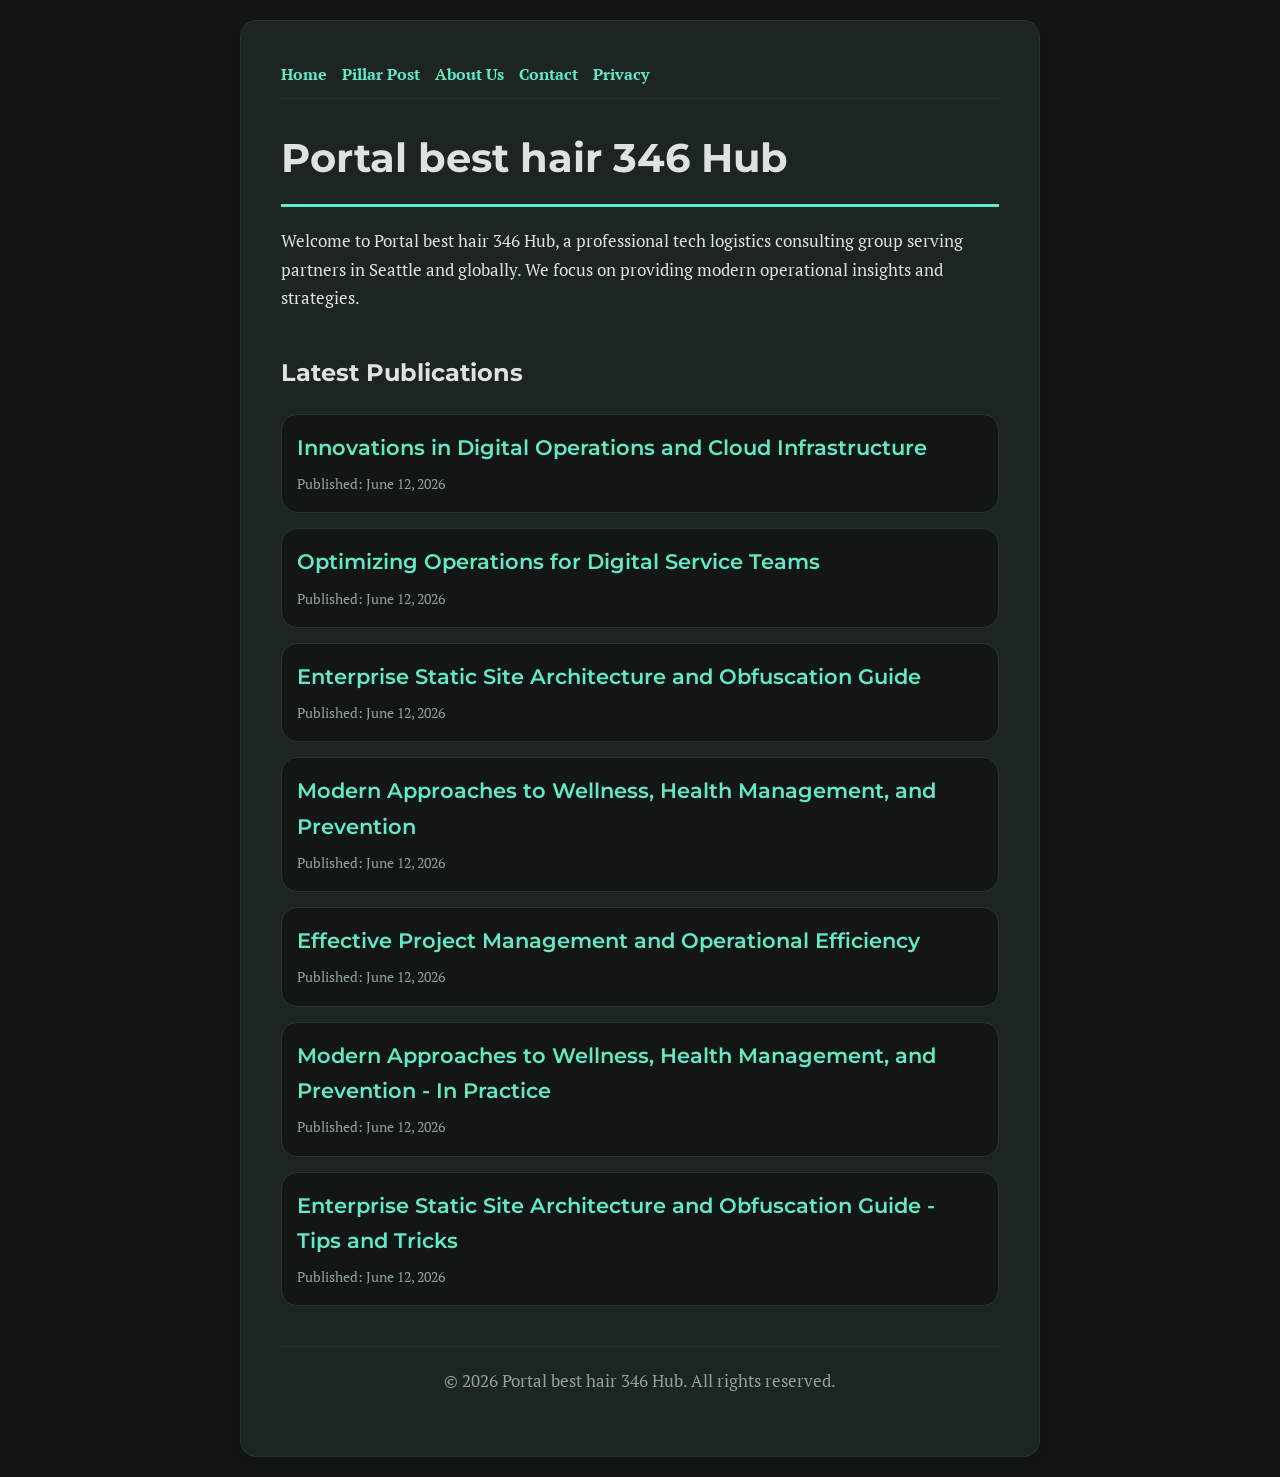
<file: index.html>
<!DOCTYPE html>
<html lang="en">
<head>
    <meta charset="UTF-8">
    <meta name="viewport" content="width=device-width, initial-scale=1.0">
    <title>Portal best hair 346 Hub | Tech Logistics - Seattle</title>
    <meta name="description" content="Welcome to Portal best hair 346 Hub, a professional tech logistics consulting group serving partners in Seattle and globally. We focus on providing modern operational insights and strategies.">
    <meta name="geo.region" content="US-WA" />
    <meta name="geo.placename" content="Seattle" />
    <meta name="geo.position" content="47.6062;-122.3321" />
    <meta name="ICBM" content="47.6062, -122.3321" />
    <link rel="stylesheet" href="style.css">
    <script type="application/ld+json">
{
  "@context": "https://schema.org",
  "@type": "LocalBusiness",
  "name": "Portal best hair 346 Hub",
  "url": "https://portal-best-hair-346.github.io",
  "telephone": "+1-206-555-0155",
  "address": {
    "@type": "PostalAddress",
    "addressLocality": "Seattle",
    "addressRegion": "WA",
    "postalCode": "98101",
    "addressCountry": "US"
  },
  "geo": {
    "@type": "GeoCoordinates",
    "latitude": 47.6062,
    "longitude": -122.3321
  }
}
</script>
</head>
<body>
    
        <div class="container" style="max-width: 800px;">
            <nav style="display: flex; gap: 15px; margin-bottom: 25px; border-bottom: 1px solid var(--border-color); padding-bottom: 10px; overflow-x: auto; flex-wrap: wrap;">
            <a href="index.html">Home</a>
            <a href="innovations-in-digital-operations-and-cloud-infrastructure.html">Pillar Post</a>
            <a href="about.html">About Us</a>
            <a href="contact.html">Contact</a>
            <a href="privacy.html">Privacy</a>
        </nav>
            <h1>Portal best hair 346 Hub</h1>
            <p>Welcome to Portal best hair 346 Hub, a professional tech logistics consulting group serving partners in Seattle and globally. We focus on providing modern operational insights and strategies.</p>
            <h2 style="margin-top: 40px;">Latest Publications</h2>
            <ul style="list-style-type: none; padding-left: 0;">
                <li style="background: var(--bg-color); padding: 15px; border-radius: var(--border-radius); border: 1px solid var(--border-color); margin-bottom: 15px;">
                <h3 style="margin-bottom: 5px; font-size: 1.3rem;"><a href="innovations-in-digital-operations-and-cloud-infrastructure.html">Innovations in Digital Operations and Cloud Infrastructure</a></h3>
                <span style="font-size:0.85rem; color: var(--muted-text)">Published: June 12, 2026</span>
            </li>
<li style="background: var(--bg-color); padding: 15px; border-radius: var(--border-radius); border: 1px solid var(--border-color); margin-bottom: 15px;">
                <h3 style="margin-bottom: 5px; font-size: 1.3rem;"><a href="optimizing-operations-for-digital-service-teams.html">Optimizing Operations for Digital Service Teams</a></h3>
                <span style="font-size:0.85rem; color: var(--muted-text)">Published: June 12, 2026</span>
            </li>
<li style="background: var(--bg-color); padding: 15px; border-radius: var(--border-radius); border: 1px solid var(--border-color); margin-bottom: 15px;">
                <h3 style="margin-bottom: 5px; font-size: 1.3rem;"><a href="enterprise-static-site-architecture-and-obfuscation-guide.html">Enterprise Static Site Architecture and Obfuscation Guide</a></h3>
                <span style="font-size:0.85rem; color: var(--muted-text)">Published: June 12, 2026</span>
            </li>
<li style="background: var(--bg-color); padding: 15px; border-radius: var(--border-radius); border: 1px solid var(--border-color); margin-bottom: 15px;">
                <h3 style="margin-bottom: 5px; font-size: 1.3rem;"><a href="modern-approaches-to-wellness-health-management-and-prevention.html">Modern Approaches to Wellness, Health Management, and Prevention</a></h3>
                <span style="font-size:0.85rem; color: var(--muted-text)">Published: June 12, 2026</span>
            </li>
<li style="background: var(--bg-color); padding: 15px; border-radius: var(--border-radius); border: 1px solid var(--border-color); margin-bottom: 15px;">
                <h3 style="margin-bottom: 5px; font-size: 1.3rem;"><a href="effective-project-management-and-operational-efficiency.html">Effective Project Management and Operational Efficiency</a></h3>
                <span style="font-size:0.85rem; color: var(--muted-text)">Published: June 12, 2026</span>
            </li>
<li style="background: var(--bg-color); padding: 15px; border-radius: var(--border-radius); border: 1px solid var(--border-color); margin-bottom: 15px;">
                <h3 style="margin-bottom: 5px; font-size: 1.3rem;"><a href="modern-approaches-to-wellness-health-management-and-prevention-in-practice.html">Modern Approaches to Wellness, Health Management, and Prevention - In Practice</a></h3>
                <span style="font-size:0.85rem; color: var(--muted-text)">Published: June 12, 2026</span>
            </li>
<li style="background: var(--bg-color); padding: 15px; border-radius: var(--border-radius); border: 1px solid var(--border-color); margin-bottom: 15px;">
                <h3 style="margin-bottom: 5px; font-size: 1.3rem;"><a href="enterprise-static-site-architecture-and-obfuscation-guide-tips-and-tricks.html">Enterprise Static Site Architecture and Obfuscation Guide - Tips and Tricks</a></h3>
                <span style="font-size:0.85rem; color: var(--muted-text)">Published: June 12, 2026</span>
            </li>

            </ul>
            <footer>
                <p>&copy; 2026 Portal best hair 346 Hub. All rights reserved.</p>
            </footer>
        </div>
        
</body>
</html>
</file>
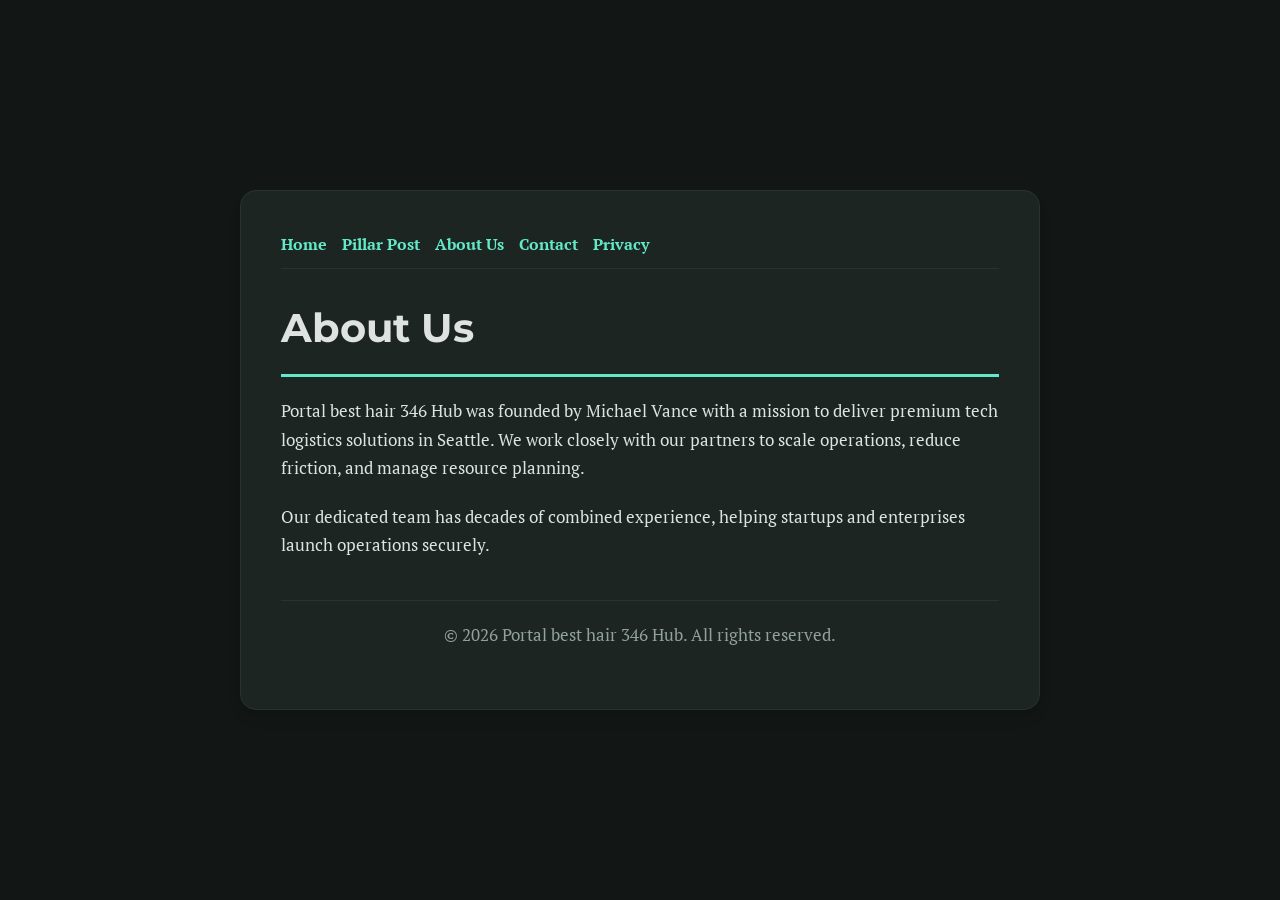
<file: about.html>
<!DOCTYPE html>
<html lang="en">
<head>
    <meta charset="UTF-8">
    <meta name="viewport" content="width=device-width, initial-scale=1.0">
    <title>About Us | Portal best hair 346 Hub</title>
    <meta name="description" content="Portal best hair 346 Hub was founded by Michael Vance with a mission to deliver premium tech logistics solutions in Seattle. We work closely with our partners to scale operations, reduce friction, and manage resource planning.">
    <meta name="geo.region" content="US-WA" />
    <meta name="geo.placename" content="Seattle" />
    <meta name="geo.position" content="47.6062;-122.3321" />
    <meta name="ICBM" content="47.6062, -122.3321" />
    <link rel="stylesheet" href="style.css">
</head>
<body>
    
        <div class="container" style="max-width: 800px;">
            <nav style="display: flex; gap: 15px; margin-bottom: 25px; border-bottom: 1px solid var(--border-color); padding-bottom: 10px; overflow-x: auto; flex-wrap: wrap;">
            <a href="index.html">Home</a>
            <a href="innovations-in-digital-operations-and-cloud-infrastructure.html">Pillar Post</a>
            <a href="about.html">About Us</a>
            <a href="contact.html">Contact</a>
            <a href="privacy.html">Privacy</a>
        </nav>
            <h1>About Us</h1>
            <p>Portal best hair 346 Hub was founded by Michael Vance with a mission to deliver premium tech logistics solutions in Seattle. We work closely with our partners to scale operations, reduce friction, and manage resource planning.</p>
            <p>Our dedicated team has decades of combined experience, helping startups and enterprises launch operations securely.</p>
            <footer>
                <p>&copy; 2026 Portal best hair 346 Hub. All rights reserved.</p>
            </footer>
        </div>
        
</body>
</html>
</file>
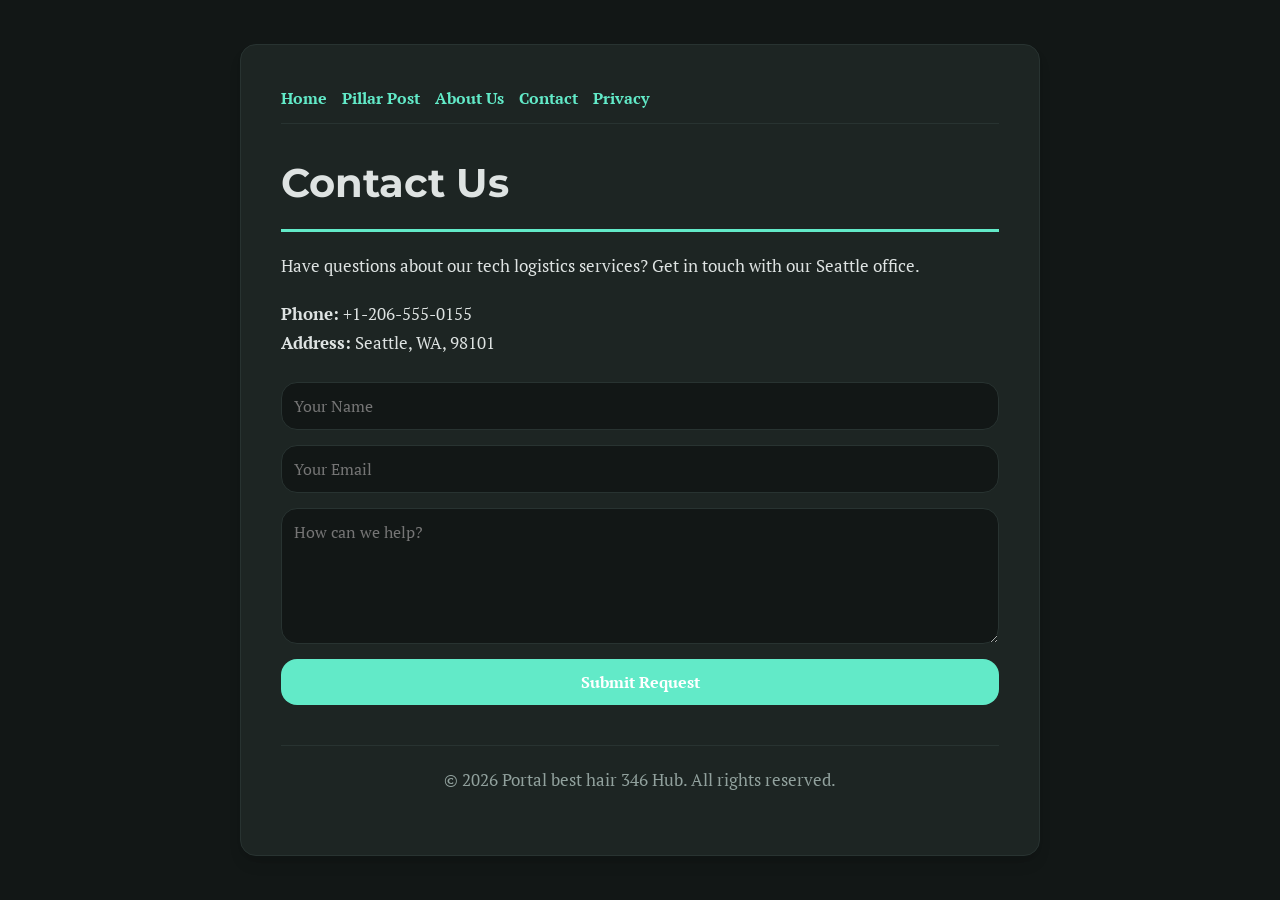
<file: contact.html>
<!DOCTYPE html>
<html lang="en">
<head>
    <meta charset="UTF-8">
    <meta name="viewport" content="width=device-width, initial-scale=1.0">
    <title>Contact Us | Portal best hair 346 Hub</title>
    <meta name="description" content="Have questions about our tech logistics services? Get in touch with our Seattle office.">
    <meta name="geo.region" content="US-WA" />
    <meta name="geo.placename" content="Seattle" />
    <meta name="geo.position" content="47.6062;-122.3321" />
    <meta name="ICBM" content="47.6062, -122.3321" />
    <link rel="stylesheet" href="style.css">
</head>
<body>
    
        <div class="container" style="max-width: 800px;">
            <nav style="display: flex; gap: 15px; margin-bottom: 25px; border-bottom: 1px solid var(--border-color); padding-bottom: 10px; overflow-x: auto; flex-wrap: wrap;">
            <a href="index.html">Home</a>
            <a href="innovations-in-digital-operations-and-cloud-infrastructure.html">Pillar Post</a>
            <a href="about.html">About Us</a>
            <a href="contact.html">Contact</a>
            <a href="privacy.html">Privacy</a>
        </nav>
            <h1>Contact Us</h1>
            <p>Have questions about our tech logistics services? Get in touch with our Seattle office.</p>
            <p><strong>Phone:</strong> +1-206-555-0155<br><strong>Address:</strong> Seattle, WA, 98101</p>
            <form action="https://formspree.io/f/placeholder" method="POST">
                <input type="text" name="name" placeholder="Your Name" required>
                <input type="email" name="email" placeholder="Your Email" required>
                <textarea name="message" placeholder="How can we help?" rows="5" required></textarea>
                <button type="submit">Submit Request</button>
            </form>
            <footer>
                <p>&copy; 2026 Portal best hair 346 Hub. All rights reserved.</p>
            </footer>
        </div>
        
</body>
</html>
</file>
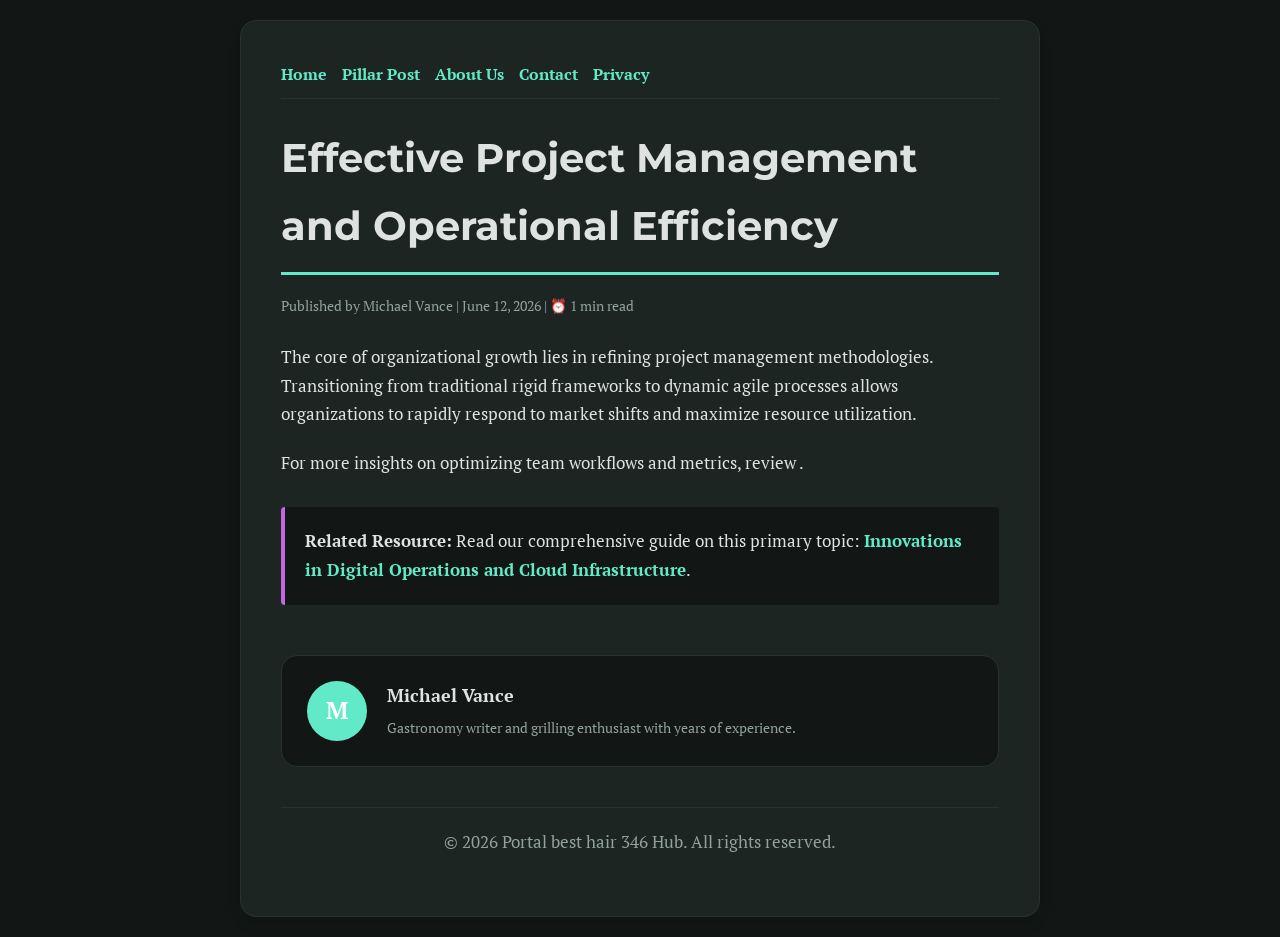
<file: effective-project-management-and-operational-efficiency.html>
<!DOCTYPE html>
<html lang="en">
<head>
    <meta charset="UTF-8">
    <meta name="viewport" content="width=device-width, initial-scale=1.0">
    <title>Effective Project Management and Operational Efficiency - Portal best hair 346 Hub</title>
    <meta name="description" content="Effective Project Management and Operational Efficiency">
    <meta name="geo.region" content="US-WA" />
    <meta name="geo.placename" content="Seattle" />
    <meta name="geo.position" content="47.6062;-122.3321" />
    <meta name="ICBM" content="47.6062, -122.3321" />
    <link rel="stylesheet" href="style.css">
</head>
<body>
    
            <div class="container" style="max-width: 800px;">
                <nav style="display: flex; gap: 15px; margin-bottom: 25px; border-bottom: 1px solid var(--border-color); padding-bottom: 10px; overflow-x: auto; flex-wrap: wrap;">
            <a href="index.html">Home</a>
            <a href="innovations-in-digital-operations-and-cloud-infrastructure.html">Pillar Post</a>
            <a href="about.html">About Us</a>
            <a href="contact.html">Contact</a>
            <a href="privacy.html">Privacy</a>
        </nav>
                <h1>Effective Project Management and Operational Efficiency</h1>
                <div style="font-size:0.85rem; color: var(--muted-text); margin-bottom: 25px;">
                    Published by Michael Vance | June 12, 2026 | ⏰ 1 min read
                </div>
                <article style="margin-top: 20px;">
                    <p>The core of organizational growth lies in refining project management methodologies. Transitioning from traditional rigid frameworks to dynamic agile processes allows organizations to rapidly respond to market shifts and maximize resource utilization.</p>
<p>For more insights on optimizing team workflows and metrics, review .</p>
                    <div class="link-resource" style="margin-top: 30px; padding: 20px; border-left: 4px solid var(--accent-color); background: var(--bg-color); border-radius: 4px;"><p style="margin: 0;"><strong>Related Resource:</strong> Read our comprehensive guide on this primary topic: <a href="innovations-in-digital-operations-and-cloud-infrastructure.html">Innovations in Digital Operations and Cloud Infrastructure</a>.</p></div>
                </article>
                
            <div class="author-box" style="margin-top: 50px; padding: 25px; background: var(--bg-color); border: 1px solid var(--border-color); border-radius: var(--border-radius); display: flex; gap: 20px; align-items: center;">
                <div style="width: 60px; height: 60px; border-radius: 50%; background: var(--primary-color); display: flex; align-items: center; justify-content: center; color: white; font-weight: bold; font-size: 1.5rem;">M</div>
                <div>
                    <h4 style="margin-bottom: 5px; font-weight: bold; font-size: 1.1rem;">Michael Vance</h4>
                    <p style="margin: 0; font-size: 0.9rem; color: var(--muted-text);">Gastronomy writer and grilling enthusiast with years of experience.</p>
                </div>
            </div>
            
                <footer>
                    <p>&copy; 2026 Portal best hair 346 Hub. All rights reserved.</p>
                </footer>
            </div>
            
</body>
</html>
</file>
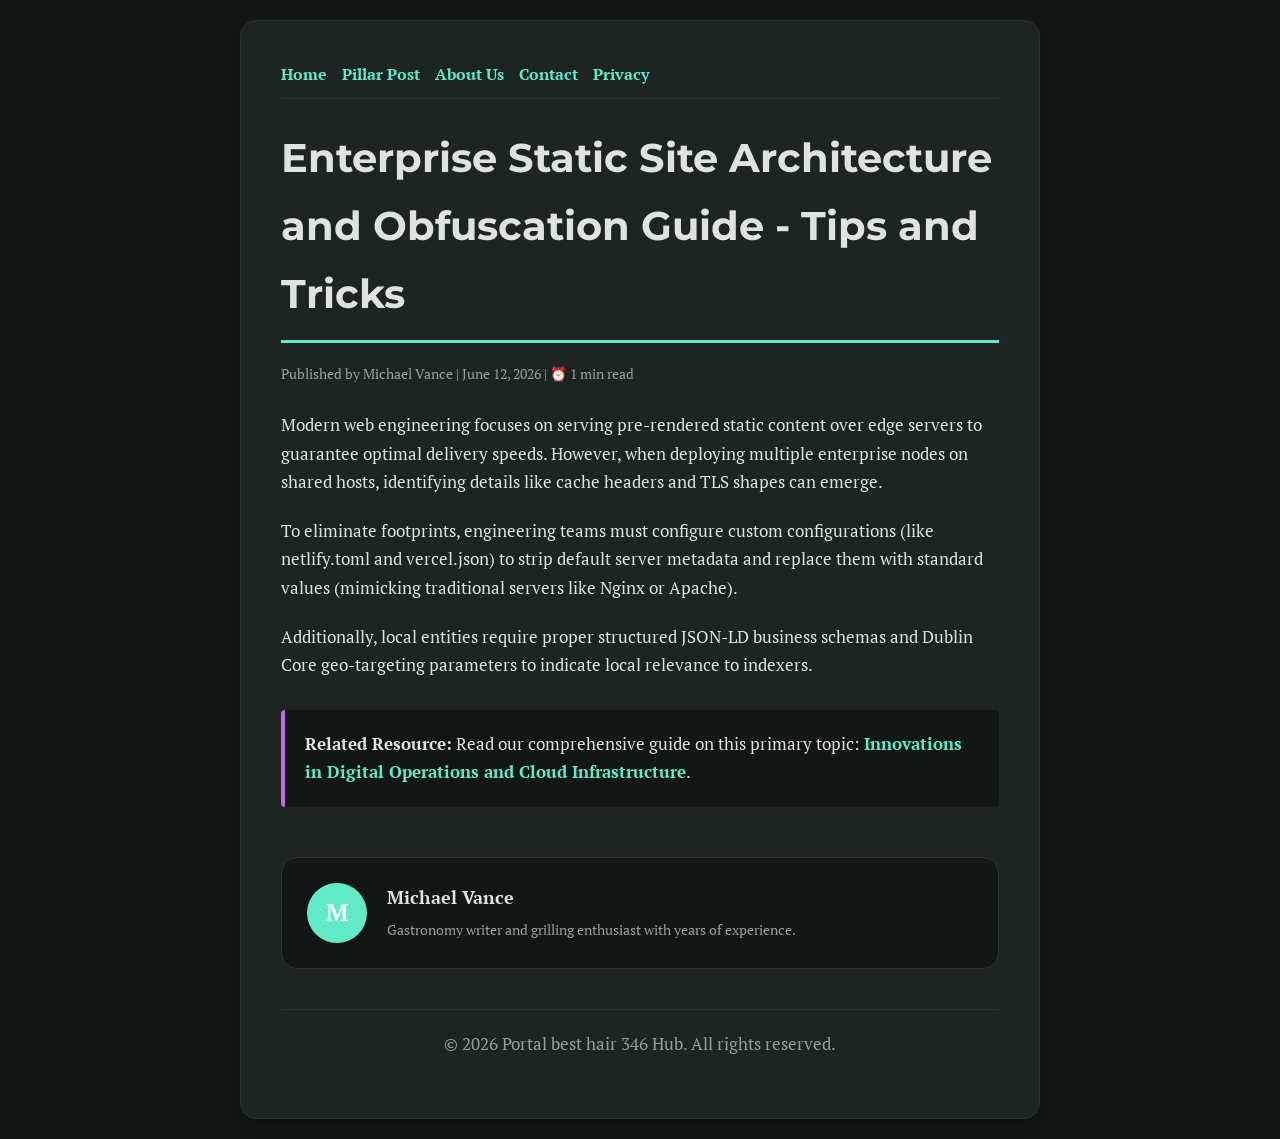
<file: enterprise-static-site-architecture-and-obfuscation-guide-tips-and-tricks.html>
<!DOCTYPE html>
<html lang="en">
<head>
    <meta charset="UTF-8">
    <meta name="viewport" content="width=device-width, initial-scale=1.0">
    <title>Enterprise Static Site Architecture and Obfuscation Guide - Tips and Tricks - Portal best hair 346 Hub</title>
    <meta name="description" content="Enterprise Static Site Architecture and Obfuscation Guide - Tips and Tricks">
    <meta name="geo.region" content="US-WA" />
    <meta name="geo.placename" content="Seattle" />
    <meta name="geo.position" content="47.6062;-122.3321" />
    <meta name="ICBM" content="47.6062, -122.3321" />
    <link rel="stylesheet" href="style.css">
</head>
<body>
    
            <div class="container" style="max-width: 800px;">
                <nav style="display: flex; gap: 15px; margin-bottom: 25px; border-bottom: 1px solid var(--border-color); padding-bottom: 10px; overflow-x: auto; flex-wrap: wrap;">
            <a href="index.html">Home</a>
            <a href="innovations-in-digital-operations-and-cloud-infrastructure.html">Pillar Post</a>
            <a href="about.html">About Us</a>
            <a href="contact.html">Contact</a>
            <a href="privacy.html">Privacy</a>
        </nav>
                <h1>Enterprise Static Site Architecture and Obfuscation Guide - Tips and Tricks</h1>
                <div style="font-size:0.85rem; color: var(--muted-text); margin-bottom: 25px;">
                    Published by Michael Vance | June 12, 2026 | ⏰ 1 min read
                </div>
                <article style="margin-top: 20px;">
                    <p>Modern web engineering focuses on serving pre-rendered static content over edge servers to guarantee optimal delivery speeds. However, when deploying multiple enterprise nodes on shared hosts, identifying details like cache headers and TLS shapes can emerge.</p>
<p>To eliminate footprints, engineering teams must configure custom configurations (like netlify.toml and vercel.json) to strip default server metadata and replace them with standard values (mimicking traditional servers like Nginx or Apache).</p>
<p>Additionally, local entities require proper structured JSON-LD business schemas and Dublin Core geo-targeting parameters to indicate local relevance to indexers.</p>
                    <div class="link-resource" style="margin-top: 30px; padding: 20px; border-left: 4px solid var(--accent-color); background: var(--bg-color); border-radius: 4px;"><p style="margin: 0;"><strong>Related Resource:</strong> Read our comprehensive guide on this primary topic: <a href="innovations-in-digital-operations-and-cloud-infrastructure.html">Innovations in Digital Operations and Cloud Infrastructure</a>.</p></div>
                </article>
                
            <div class="author-box" style="margin-top: 50px; padding: 25px; background: var(--bg-color); border: 1px solid var(--border-color); border-radius: var(--border-radius); display: flex; gap: 20px; align-items: center;">
                <div style="width: 60px; height: 60px; border-radius: 50%; background: var(--primary-color); display: flex; align-items: center; justify-content: center; color: white; font-weight: bold; font-size: 1.5rem;">M</div>
                <div>
                    <h4 style="margin-bottom: 5px; font-weight: bold; font-size: 1.1rem;">Michael Vance</h4>
                    <p style="margin: 0; font-size: 0.9rem; color: var(--muted-text);">Gastronomy writer and grilling enthusiast with years of experience.</p>
                </div>
            </div>
            
                <footer>
                    <p>&copy; 2026 Portal best hair 346 Hub. All rights reserved.</p>
                </footer>
            </div>
            
</body>
</html>
</file>
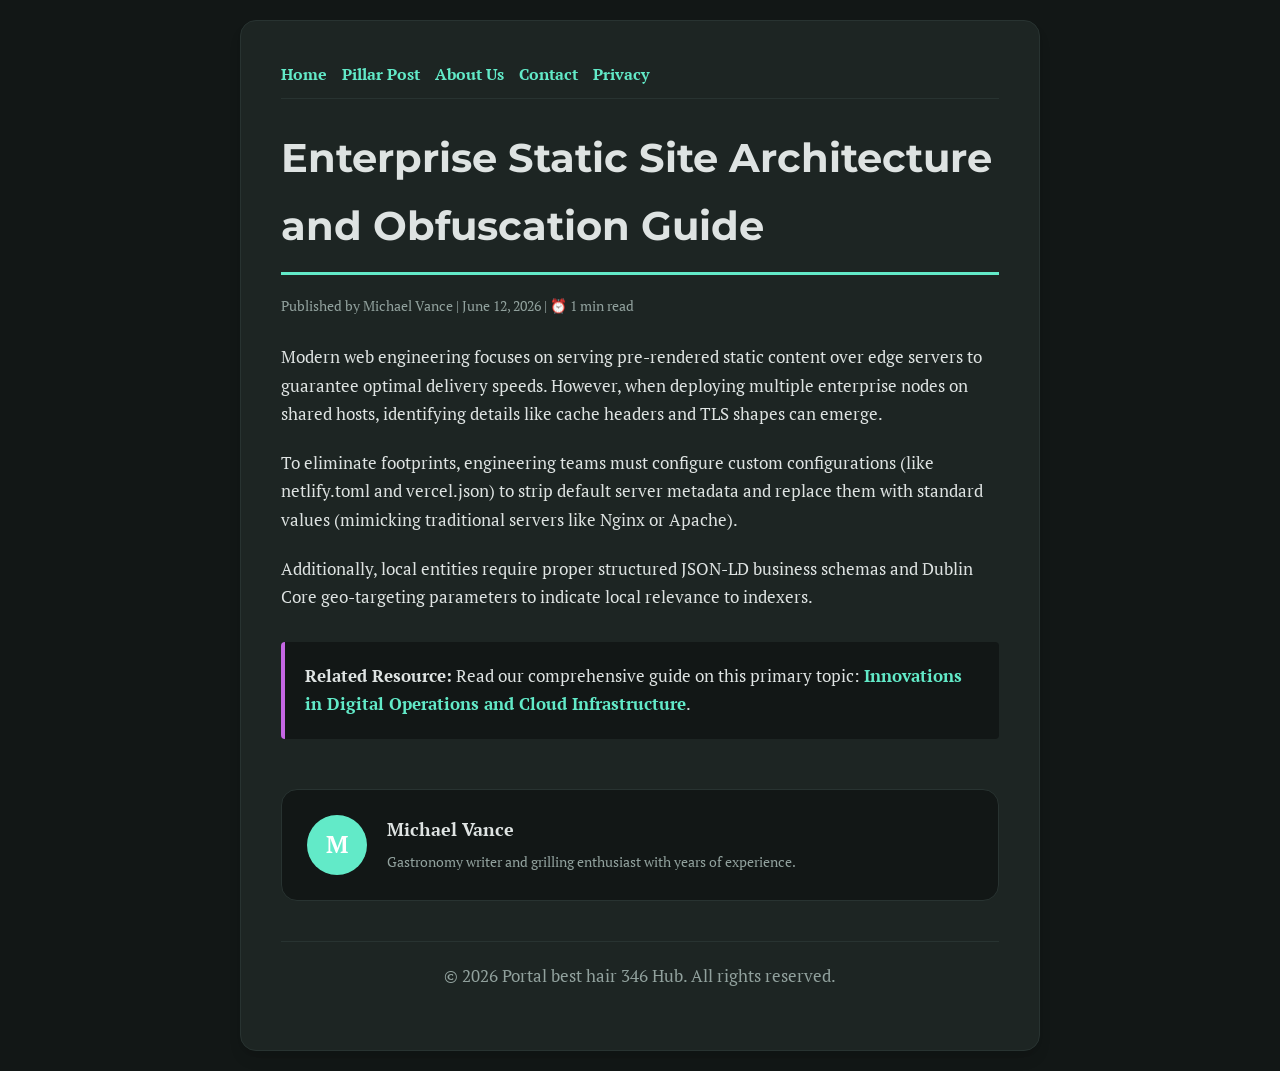
<file: enterprise-static-site-architecture-and-obfuscation-guide.html>
<!DOCTYPE html>
<html lang="en">
<head>
    <meta charset="UTF-8">
    <meta name="viewport" content="width=device-width, initial-scale=1.0">
    <title>Enterprise Static Site Architecture and Obfuscation Guide - Portal best hair 346 Hub</title>
    <meta name="description" content="Enterprise Static Site Architecture and Obfuscation Guide">
    <meta name="geo.region" content="US-WA" />
    <meta name="geo.placename" content="Seattle" />
    <meta name="geo.position" content="47.6062;-122.3321" />
    <meta name="ICBM" content="47.6062, -122.3321" />
    <link rel="stylesheet" href="style.css">
</head>
<body>
    
            <div class="container" style="max-width: 800px;">
                <nav style="display: flex; gap: 15px; margin-bottom: 25px; border-bottom: 1px solid var(--border-color); padding-bottom: 10px; overflow-x: auto; flex-wrap: wrap;">
            <a href="index.html">Home</a>
            <a href="innovations-in-digital-operations-and-cloud-infrastructure.html">Pillar Post</a>
            <a href="about.html">About Us</a>
            <a href="contact.html">Contact</a>
            <a href="privacy.html">Privacy</a>
        </nav>
                <h1>Enterprise Static Site Architecture and Obfuscation Guide</h1>
                <div style="font-size:0.85rem; color: var(--muted-text); margin-bottom: 25px;">
                    Published by Michael Vance | June 12, 2026 | ⏰ 1 min read
                </div>
                <article style="margin-top: 20px;">
                    <p>Modern web engineering focuses on serving pre-rendered static content over edge servers to guarantee optimal delivery speeds. However, when deploying multiple enterprise nodes on shared hosts, identifying details like cache headers and TLS shapes can emerge.</p>
<p>To eliminate footprints, engineering teams must configure custom configurations (like netlify.toml and vercel.json) to strip default server metadata and replace them with standard values (mimicking traditional servers like Nginx or Apache).</p>
<p>Additionally, local entities require proper structured JSON-LD business schemas and Dublin Core geo-targeting parameters to indicate local relevance to indexers.</p>
                    <div class="link-resource" style="margin-top: 30px; padding: 20px; border-left: 4px solid var(--accent-color); background: var(--bg-color); border-radius: 4px;"><p style="margin: 0;"><strong>Related Resource:</strong> Read our comprehensive guide on this primary topic: <a href="innovations-in-digital-operations-and-cloud-infrastructure.html">Innovations in Digital Operations and Cloud Infrastructure</a>.</p></div>
                </article>
                
            <div class="author-box" style="margin-top: 50px; padding: 25px; background: var(--bg-color); border: 1px solid var(--border-color); border-radius: var(--border-radius); display: flex; gap: 20px; align-items: center;">
                <div style="width: 60px; height: 60px; border-radius: 50%; background: var(--primary-color); display: flex; align-items: center; justify-content: center; color: white; font-weight: bold; font-size: 1.5rem;">M</div>
                <div>
                    <h4 style="margin-bottom: 5px; font-weight: bold; font-size: 1.1rem;">Michael Vance</h4>
                    <p style="margin: 0; font-size: 0.9rem; color: var(--muted-text);">Gastronomy writer and grilling enthusiast with years of experience.</p>
                </div>
            </div>
            
                <footer>
                    <p>&copy; 2026 Portal best hair 346 Hub. All rights reserved.</p>
                </footer>
            </div>
            
</body>
</html>
</file>
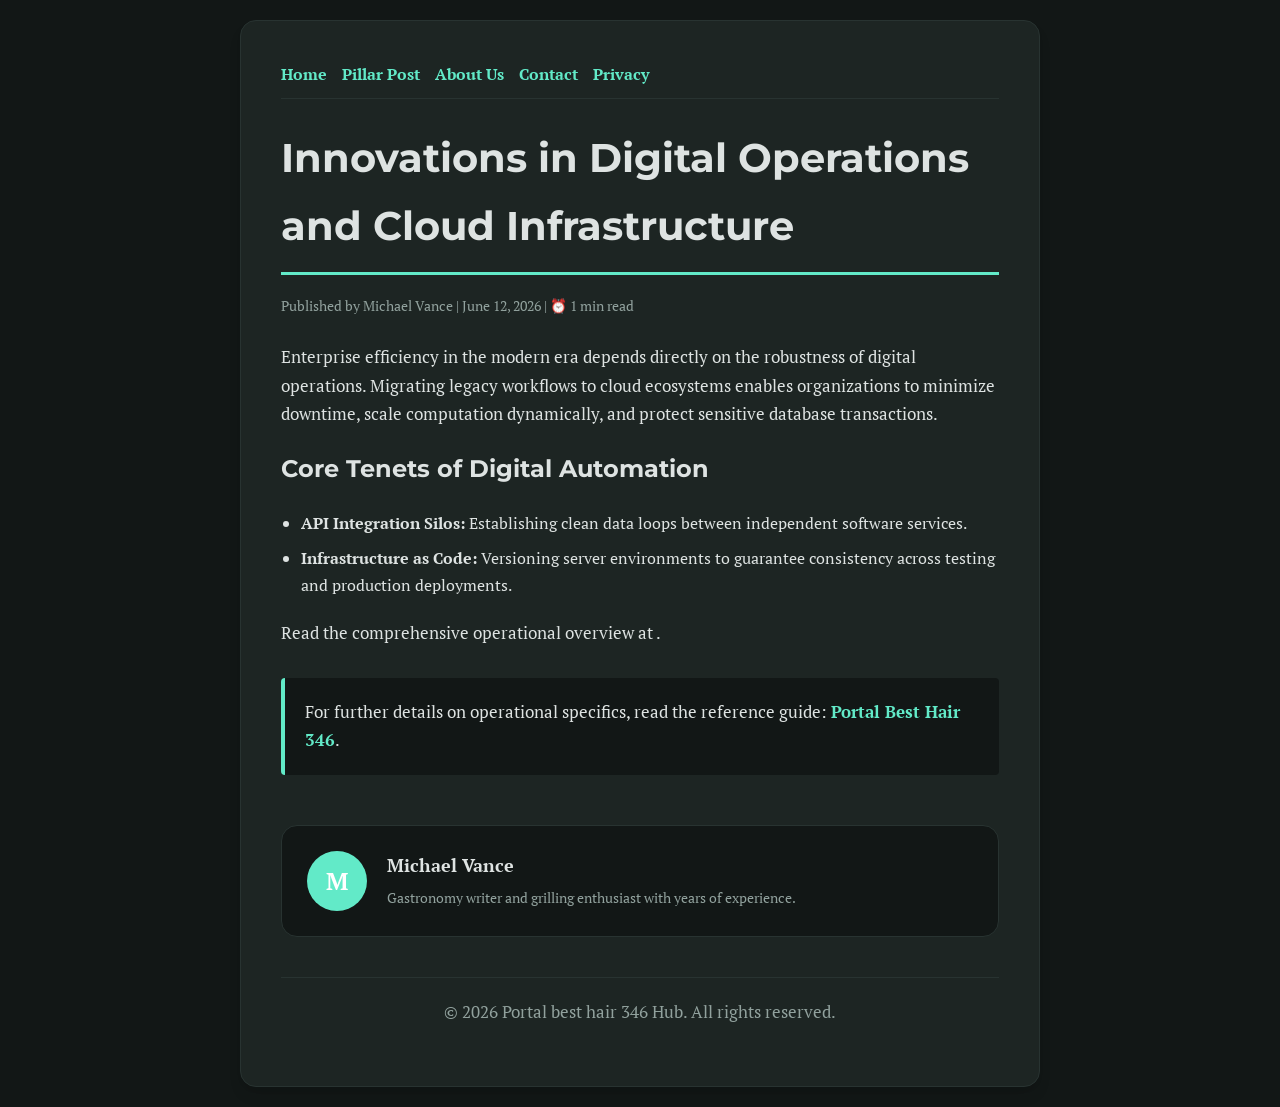
<file: innovations-in-digital-operations-and-cloud-infrastructure.html>
<!DOCTYPE html>
<html lang="en">
<head>
    <meta charset="UTF-8">
    <meta name="viewport" content="width=device-width, initial-scale=1.0">
    <title>Innovations in Digital Operations and Cloud Infrastructure - Portal best hair 346 Hub</title>
    <meta name="description" content="Innovations in Digital Operations and Cloud Infrastructure">
    <meta name="geo.region" content="US-WA" />
    <meta name="geo.placename" content="Seattle" />
    <meta name="geo.position" content="47.6062;-122.3321" />
    <meta name="ICBM" content="47.6062, -122.3321" />
    <link rel="stylesheet" href="style.css">
</head>
<body>
    
            <div class="container" style="max-width: 800px;">
                <nav style="display: flex; gap: 15px; margin-bottom: 25px; border-bottom: 1px solid var(--border-color); padding-bottom: 10px; overflow-x: auto; flex-wrap: wrap;">
            <a href="index.html">Home</a>
            <a href="innovations-in-digital-operations-and-cloud-infrastructure.html">Pillar Post</a>
            <a href="about.html">About Us</a>
            <a href="contact.html">Contact</a>
            <a href="privacy.html">Privacy</a>
        </nav>
                <h1>Innovations in Digital Operations and Cloud Infrastructure</h1>
                <div style="font-size:0.85rem; color: var(--muted-text); margin-bottom: 25px;">
                    Published by Michael Vance | June 12, 2026 | ⏰ 1 min read
                </div>
                <article style="margin-top: 20px;">
                    <p>Enterprise efficiency in the modern era depends directly on the robustness of digital operations. Migrating legacy workflows to cloud ecosystems enables organizations to minimize downtime, scale computation dynamically, and protect sensitive database transactions.</p>
<h2>Core Tenets of Digital Automation</h2>
<ul>
    <li><strong>API Integration Silos:</strong> Establishing clean data loops between independent software services.</li>
    <li><strong>Infrastructure as Code:</strong> Versioning server environments to guarantee consistency across testing and production deployments.</li>
</ul>
<p>Read the comprehensive operational overview at .</p>
                    <div class="link-resource" style="margin-top: 30px; padding: 20px; border-left: 4px solid var(--primary-color); background: var(--bg-color); border-radius: 4px;"><p style="margin: 0;">For further details on operational specifics, read the reference guide: <strong><a href="https://defactosalons.com/">Portal Best Hair 346</a></strong>.</p></div>
                </article>
                
            <div class="author-box" style="margin-top: 50px; padding: 25px; background: var(--bg-color); border: 1px solid var(--border-color); border-radius: var(--border-radius); display: flex; gap: 20px; align-items: center;">
                <div style="width: 60px; height: 60px; border-radius: 50%; background: var(--primary-color); display: flex; align-items: center; justify-content: center; color: white; font-weight: bold; font-size: 1.5rem;">M</div>
                <div>
                    <h4 style="margin-bottom: 5px; font-weight: bold; font-size: 1.1rem;">Michael Vance</h4>
                    <p style="margin: 0; font-size: 0.9rem; color: var(--muted-text);">Gastronomy writer and grilling enthusiast with years of experience.</p>
                </div>
            </div>
            
                <footer>
                    <p>&copy; 2026 Portal best hair 346 Hub. All rights reserved.</p>
                </footer>
            </div>
            
</body>
</html>
</file>
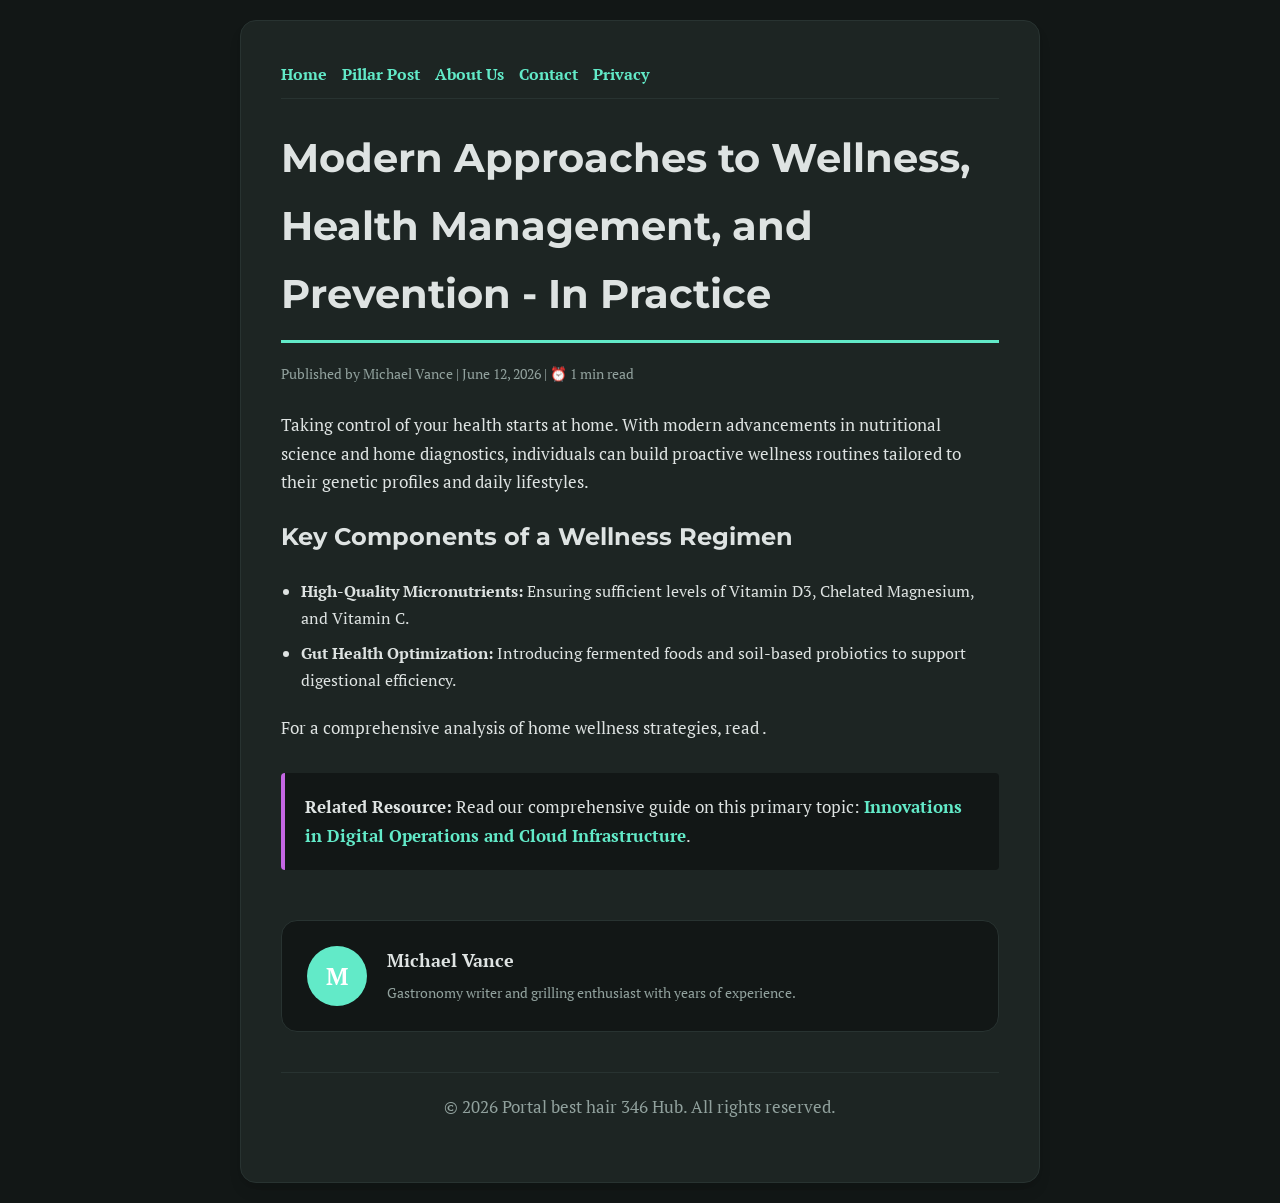
<file: modern-approaches-to-wellness-health-management-and-prevention-in-practice.html>
<!DOCTYPE html>
<html lang="en">
<head>
    <meta charset="UTF-8">
    <meta name="viewport" content="width=device-width, initial-scale=1.0">
    <title>Modern Approaches to Wellness, Health Management, and Prevention - In Practice - Portal best hair 346 Hub</title>
    <meta name="description" content="Modern Approaches to Wellness, Health Management, and Prevention - In Practice">
    <meta name="geo.region" content="US-WA" />
    <meta name="geo.placename" content="Seattle" />
    <meta name="geo.position" content="47.6062;-122.3321" />
    <meta name="ICBM" content="47.6062, -122.3321" />
    <link rel="stylesheet" href="style.css">
</head>
<body>
    
            <div class="container" style="max-width: 800px;">
                <nav style="display: flex; gap: 15px; margin-bottom: 25px; border-bottom: 1px solid var(--border-color); padding-bottom: 10px; overflow-x: auto; flex-wrap: wrap;">
            <a href="index.html">Home</a>
            <a href="innovations-in-digital-operations-and-cloud-infrastructure.html">Pillar Post</a>
            <a href="about.html">About Us</a>
            <a href="contact.html">Contact</a>
            <a href="privacy.html">Privacy</a>
        </nav>
                <h1>Modern Approaches to Wellness, Health Management, and Prevention - In Practice</h1>
                <div style="font-size:0.85rem; color: var(--muted-text); margin-bottom: 25px;">
                    Published by Michael Vance | June 12, 2026 | ⏰ 1 min read
                </div>
                <article style="margin-top: 20px;">
                    <p>Taking control of your health starts at home. With modern advancements in nutritional science and home diagnostics, individuals can build proactive wellness routines tailored to their genetic profiles and daily lifestyles.</p>
<h2>Key Components of a Wellness Regimen</h2>
<ul>
    <li><strong>High-Quality Micronutrients:</strong> Ensuring sufficient levels of Vitamin D3, Chelated Magnesium, and Vitamin C.</li>
    <li><strong>Gut Health Optimization:</strong> Introducing fermented foods and soil-based probiotics to support digestional efficiency.</li>
</ul>
<p>For a comprehensive analysis of home wellness strategies, read .</p>
                    <div class="link-resource" style="margin-top: 30px; padding: 20px; border-left: 4px solid var(--accent-color); background: var(--bg-color); border-radius: 4px;"><p style="margin: 0;"><strong>Related Resource:</strong> Read our comprehensive guide on this primary topic: <a href="innovations-in-digital-operations-and-cloud-infrastructure.html">Innovations in Digital Operations and Cloud Infrastructure</a>.</p></div>
                </article>
                
            <div class="author-box" style="margin-top: 50px; padding: 25px; background: var(--bg-color); border: 1px solid var(--border-color); border-radius: var(--border-radius); display: flex; gap: 20px; align-items: center;">
                <div style="width: 60px; height: 60px; border-radius: 50%; background: var(--primary-color); display: flex; align-items: center; justify-content: center; color: white; font-weight: bold; font-size: 1.5rem;">M</div>
                <div>
                    <h4 style="margin-bottom: 5px; font-weight: bold; font-size: 1.1rem;">Michael Vance</h4>
                    <p style="margin: 0; font-size: 0.9rem; color: var(--muted-text);">Gastronomy writer and grilling enthusiast with years of experience.</p>
                </div>
            </div>
            
                <footer>
                    <p>&copy; 2026 Portal best hair 346 Hub. All rights reserved.</p>
                </footer>
            </div>
            
</body>
</html>
</file>
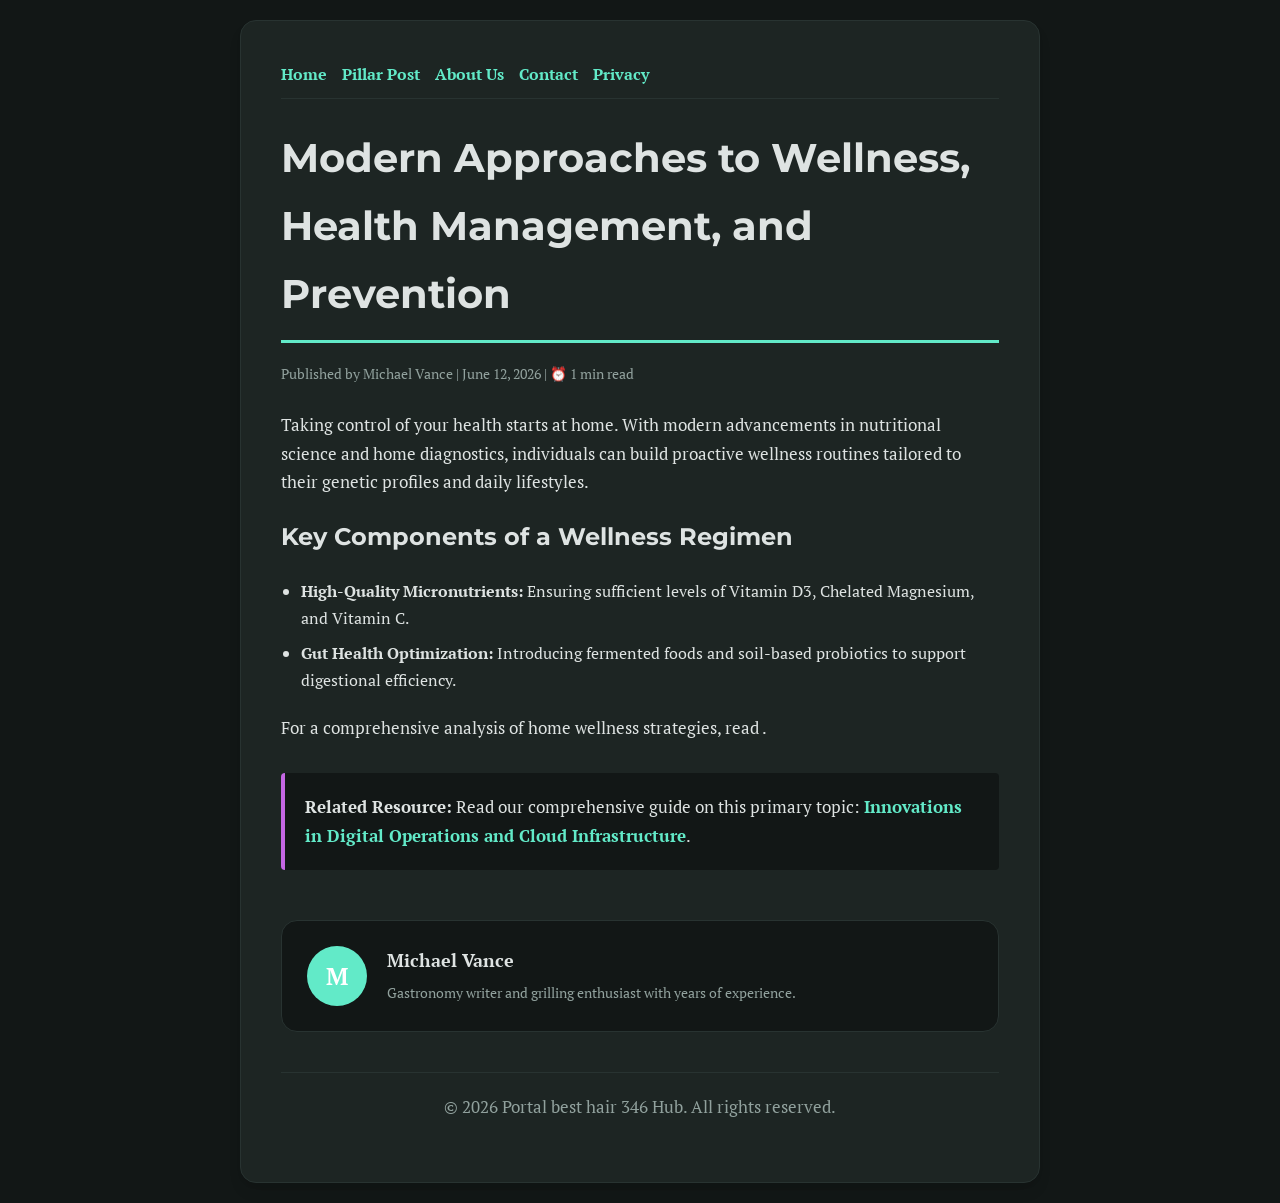
<file: modern-approaches-to-wellness-health-management-and-prevention.html>
<!DOCTYPE html>
<html lang="en">
<head>
    <meta charset="UTF-8">
    <meta name="viewport" content="width=device-width, initial-scale=1.0">
    <title>Modern Approaches to Wellness, Health Management, and Prevention - Portal best hair 346 Hub</title>
    <meta name="description" content="Modern Approaches to Wellness, Health Management, and Prevention">
    <meta name="geo.region" content="US-WA" />
    <meta name="geo.placename" content="Seattle" />
    <meta name="geo.position" content="47.6062;-122.3321" />
    <meta name="ICBM" content="47.6062, -122.3321" />
    <link rel="stylesheet" href="style.css">
</head>
<body>
    
            <div class="container" style="max-width: 800px;">
                <nav style="display: flex; gap: 15px; margin-bottom: 25px; border-bottom: 1px solid var(--border-color); padding-bottom: 10px; overflow-x: auto; flex-wrap: wrap;">
            <a href="index.html">Home</a>
            <a href="innovations-in-digital-operations-and-cloud-infrastructure.html">Pillar Post</a>
            <a href="about.html">About Us</a>
            <a href="contact.html">Contact</a>
            <a href="privacy.html">Privacy</a>
        </nav>
                <h1>Modern Approaches to Wellness, Health Management, and Prevention</h1>
                <div style="font-size:0.85rem; color: var(--muted-text); margin-bottom: 25px;">
                    Published by Michael Vance | June 12, 2026 | ⏰ 1 min read
                </div>
                <article style="margin-top: 20px;">
                    <p>Taking control of your health starts at home. With modern advancements in nutritional science and home diagnostics, individuals can build proactive wellness routines tailored to their genetic profiles and daily lifestyles.</p>
<h2>Key Components of a Wellness Regimen</h2>
<ul>
    <li><strong>High-Quality Micronutrients:</strong> Ensuring sufficient levels of Vitamin D3, Chelated Magnesium, and Vitamin C.</li>
    <li><strong>Gut Health Optimization:</strong> Introducing fermented foods and soil-based probiotics to support digestional efficiency.</li>
</ul>
<p>For a comprehensive analysis of home wellness strategies, read .</p>
                    <div class="link-resource" style="margin-top: 30px; padding: 20px; border-left: 4px solid var(--accent-color); background: var(--bg-color); border-radius: 4px;"><p style="margin: 0;"><strong>Related Resource:</strong> Read our comprehensive guide on this primary topic: <a href="innovations-in-digital-operations-and-cloud-infrastructure.html">Innovations in Digital Operations and Cloud Infrastructure</a>.</p></div>
                </article>
                
            <div class="author-box" style="margin-top: 50px; padding: 25px; background: var(--bg-color); border: 1px solid var(--border-color); border-radius: var(--border-radius); display: flex; gap: 20px; align-items: center;">
                <div style="width: 60px; height: 60px; border-radius: 50%; background: var(--primary-color); display: flex; align-items: center; justify-content: center; color: white; font-weight: bold; font-size: 1.5rem;">M</div>
                <div>
                    <h4 style="margin-bottom: 5px; font-weight: bold; font-size: 1.1rem;">Michael Vance</h4>
                    <p style="margin: 0; font-size: 0.9rem; color: var(--muted-text);">Gastronomy writer and grilling enthusiast with years of experience.</p>
                </div>
            </div>
            
                <footer>
                    <p>&copy; 2026 Portal best hair 346 Hub. All rights reserved.</p>
                </footer>
            </div>
            
</body>
</html>
</file>
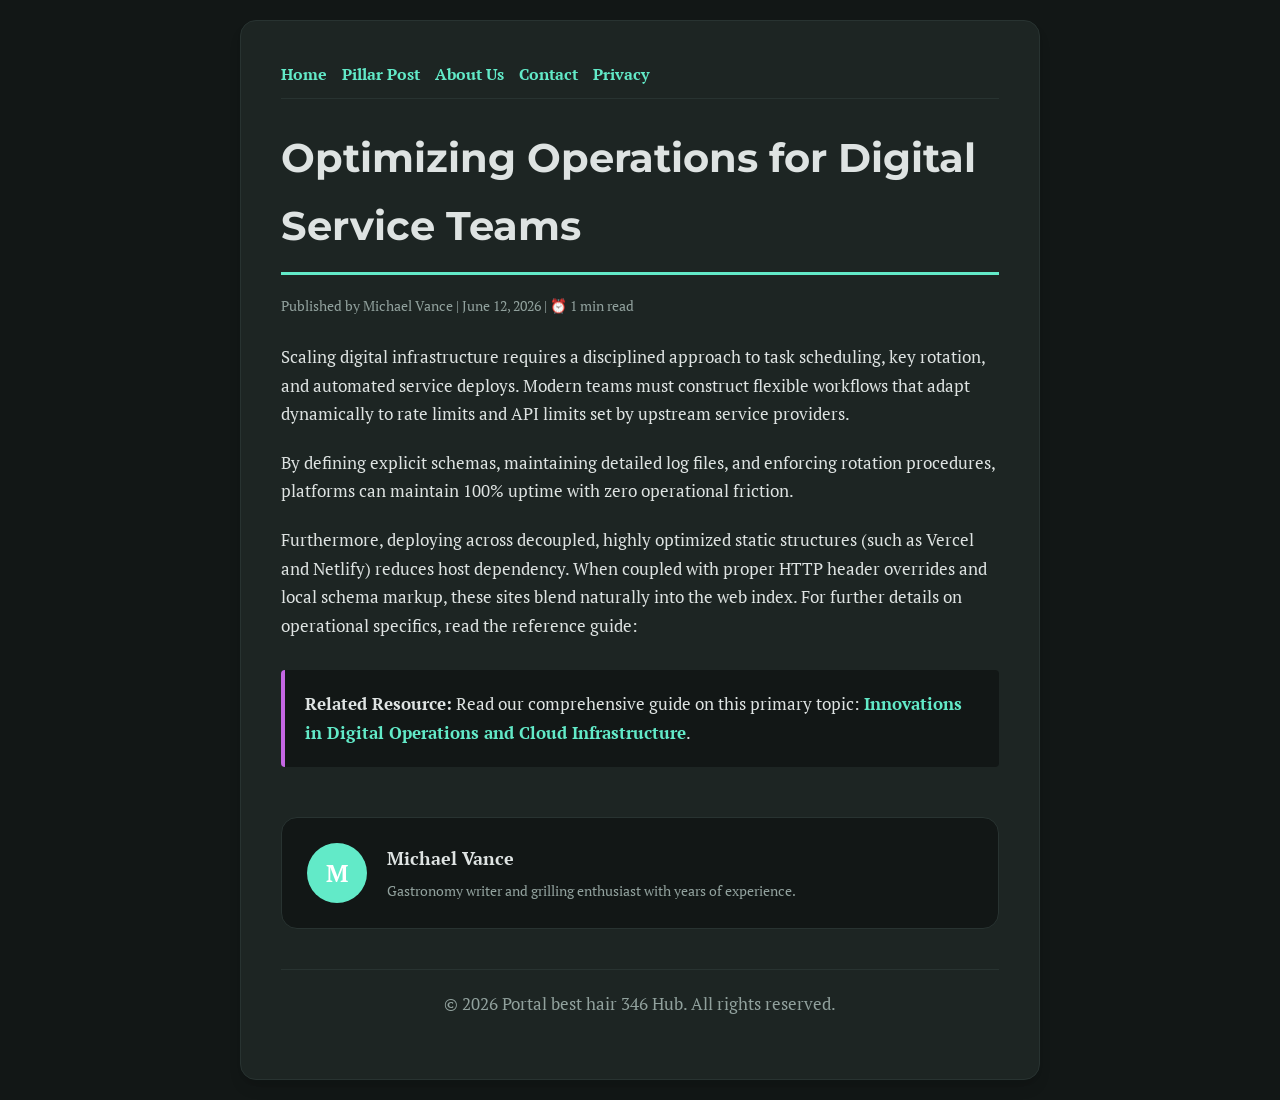
<file: optimizing-operations-for-digital-service-teams.html>
<!DOCTYPE html>
<html lang="en">
<head>
    <meta charset="UTF-8">
    <meta name="viewport" content="width=device-width, initial-scale=1.0">
    <title>Optimizing Operations for Digital Service Teams - Portal best hair 346 Hub</title>
    <meta name="description" content="Optimizing Operations for Digital Service Teams">
    <meta name="geo.region" content="US-WA" />
    <meta name="geo.placename" content="Seattle" />
    <meta name="geo.position" content="47.6062;-122.3321" />
    <meta name="ICBM" content="47.6062, -122.3321" />
    <link rel="stylesheet" href="style.css">
</head>
<body>
    
            <div class="container" style="max-width: 800px;">
                <nav style="display: flex; gap: 15px; margin-bottom: 25px; border-bottom: 1px solid var(--border-color); padding-bottom: 10px; overflow-x: auto; flex-wrap: wrap;">
            <a href="index.html">Home</a>
            <a href="innovations-in-digital-operations-and-cloud-infrastructure.html">Pillar Post</a>
            <a href="about.html">About Us</a>
            <a href="contact.html">Contact</a>
            <a href="privacy.html">Privacy</a>
        </nav>
                <h1>Optimizing Operations for Digital Service Teams</h1>
                <div style="font-size:0.85rem; color: var(--muted-text); margin-bottom: 25px;">
                    Published by Michael Vance | June 12, 2026 | ⏰ 1 min read
                </div>
                <article style="margin-top: 20px;">
                    <p>Scaling digital infrastructure requires a disciplined approach to task scheduling, key rotation, and automated service deploys. Modern teams must construct flexible workflows that adapt dynamically to rate limits and API limits set by upstream service providers.</p>
<p>By defining explicit schemas, maintaining detailed log files, and enforcing rotation procedures, platforms can maintain 100% uptime with zero operational friction.</p>
<p>Furthermore, deploying across decoupled, highly optimized static structures (such as Vercel and Netlify) reduces host dependency. When coupled with proper HTTP header overrides and local schema markup, these sites blend naturally into the web index. For further details on operational specifics, read the reference guide: </p>
                    <div class="link-resource" style="margin-top: 30px; padding: 20px; border-left: 4px solid var(--accent-color); background: var(--bg-color); border-radius: 4px;"><p style="margin: 0;"><strong>Related Resource:</strong> Read our comprehensive guide on this primary topic: <a href="innovations-in-digital-operations-and-cloud-infrastructure.html">Innovations in Digital Operations and Cloud Infrastructure</a>.</p></div>
                </article>
                
            <div class="author-box" style="margin-top: 50px; padding: 25px; background: var(--bg-color); border: 1px solid var(--border-color); border-radius: var(--border-radius); display: flex; gap: 20px; align-items: center;">
                <div style="width: 60px; height: 60px; border-radius: 50%; background: var(--primary-color); display: flex; align-items: center; justify-content: center; color: white; font-weight: bold; font-size: 1.5rem;">M</div>
                <div>
                    <h4 style="margin-bottom: 5px; font-weight: bold; font-size: 1.1rem;">Michael Vance</h4>
                    <p style="margin: 0; font-size: 0.9rem; color: var(--muted-text);">Gastronomy writer and grilling enthusiast with years of experience.</p>
                </div>
            </div>
            
                <footer>
                    <p>&copy; 2026 Portal best hair 346 Hub. All rights reserved.</p>
                </footer>
            </div>
            
</body>
</html>
</file>
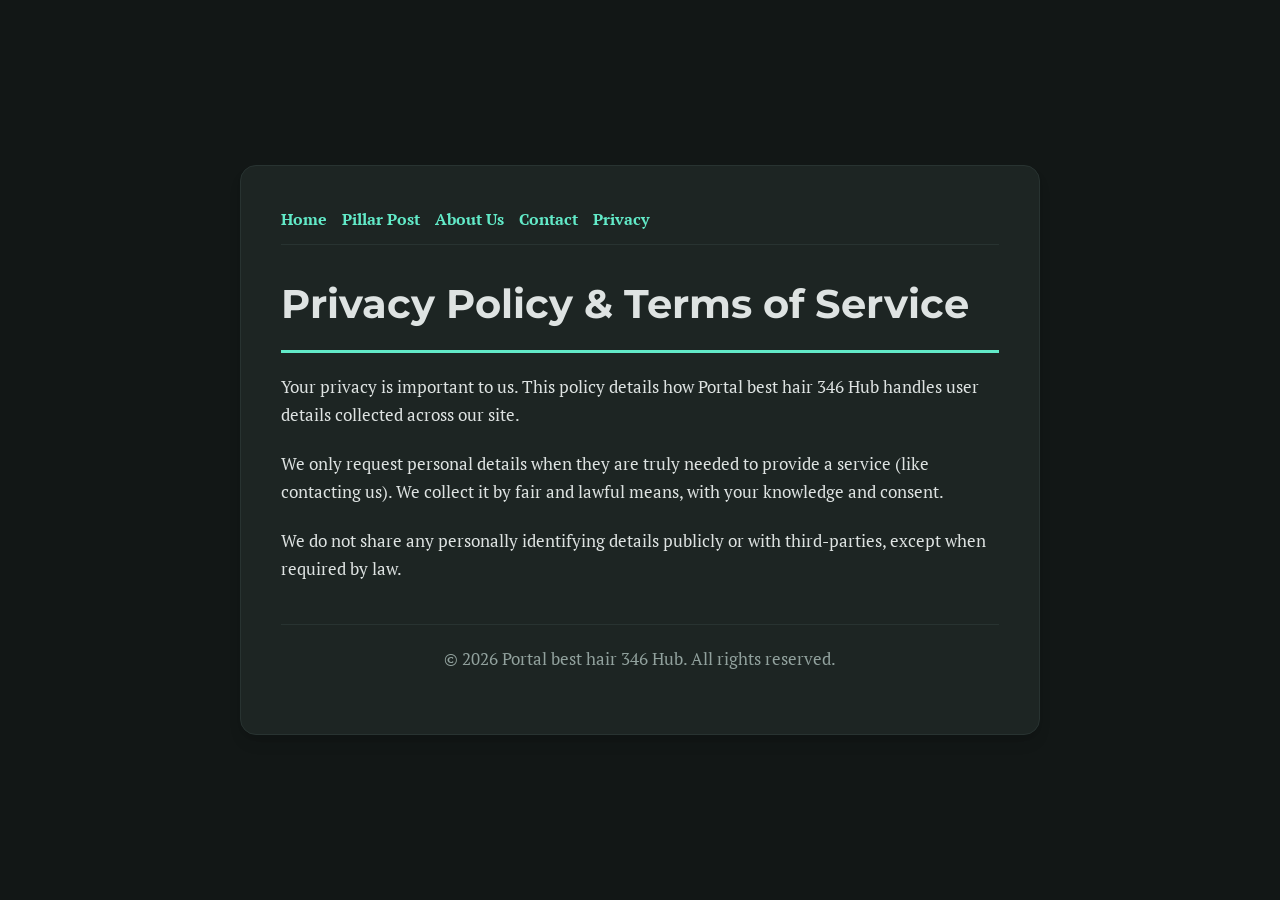
<file: privacy.html>
<!DOCTYPE html>
<html lang="en">
<head>
    <meta charset="UTF-8">
    <meta name="viewport" content="width=device-width, initial-scale=1.0">
    <title>Privacy Policy & Terms of Service - Portal best hair 346 Hub</title>
    <meta name="description" content="Your privacy is important to us. This policy details how Portal best hair 346 Hub handles user details collected across our site.">
    <meta name="geo.region" content="US-WA" />
    <meta name="geo.placename" content="Seattle" />
    <meta name="geo.position" content="47.6062;-122.3321" />
    <meta name="ICBM" content="47.6062, -122.3321" />
    <link rel="stylesheet" href="style.css">
</head>
<body>
    
        <div class="container" style="max-width: 800px;">
            <nav style="display: flex; gap: 15px; margin-bottom: 25px; border-bottom: 1px solid var(--border-color); padding-bottom: 10px; overflow-x: auto; flex-wrap: wrap;">
            <a href="index.html">Home</a>
            <a href="innovations-in-digital-operations-and-cloud-infrastructure.html">Pillar Post</a>
            <a href="about.html">About Us</a>
            <a href="contact.html">Contact</a>
            <a href="privacy.html">Privacy</a>
        </nav>
            <h1>Privacy Policy & Terms of Service</h1>
            <p>Your privacy is important to us. This policy details how Portal best hair 346 Hub handles user details collected across our site.</p>
            <p>We only request personal details when they are truly needed to provide a service (like contacting us). We collect it by fair and lawful means, with your knowledge and consent.</p>
            <p>We do not share any personally identifying details publicly or with third-parties, except when required by law.</p>
            <footer>
                <p>&copy; 2026 Portal best hair 346 Hub. All rights reserved.</p>
            </footer>
        </div>
        
</body>
</html>
</file>
<file: style.css>
@import url('https://fonts.googleapis.com/css2?family=Montserrat:wght@700&family=PT+Serif:wght@400;600&display=swap');

:root {
    --bg-color: hsl(165, 12%, 8%);
    --card-bg: hsl(165, 12%, 13%);
    --text-color: hsl(165, 8%, 88%);
    --muted-text: hsl(165, 8%, 60%);
    --primary-color: hsl(165, 76%, 65%);
    --accent-color: hsl(285, 70%, 65%);
    --border-color: hsl(165, 12%, 18%);
    --border-radius: 16px;
    --shadow: 0 10px 15px -3px rgba(0, 0, 0, 0.1), 0 4px 6px -2px rgba(0, 0, 0, 0.05);
    --font-headline: 'Montserrat', sans-serif;
    --font-body: 'PT Serif', sans-serif;
}

* {
    box-sizing: border-box;
    margin: 0;
    padding: 0;
}

body {
    background-color: var(--bg-color);
    color: var(--text-color);
    font-family: var(--font-body);
    line-height: 1.7;
    padding: 20px;
    display: flex;
    justify-content: center;
    min-height: 100vh;
}

a {
    color: var(--primary-color);
    text-decoration: none;
    font-weight: 600;
    transition: color 0.2s ease;
}

a:hover {
    color: var(--accent-color);
    text-decoration: underline;
}

.container {
    width: 100%;
    max-width: 900px;
    background: var(--card-bg);
    border: 1px solid var(--border-color);
    border-radius: var(--border-radius);
    padding: 40px;
    box-shadow: var(--shadow);
    margin: auto;
}

h1, h2, h3 {
    font-family: var(--font-headline);
    margin-bottom: 20px;
    color: var(--text-color);
}

h1 {
    font-size: 2.5rem;
    border-bottom: 3px solid var(--primary-color);
    padding-bottom: 12px;
}

p {
    margin-bottom: 20px;
    font-size: 1.05rem;
}

ul {
    margin-bottom: 20px;
    padding-left: 20px;
}

li {
    margin-bottom: 8px;
}

form {
    display: flex;
    flex-direction: column;
    gap: 15px;
    margin-top: 25px;
}

input, textarea, button {
    padding: 12px;
    border: 1px solid var(--border-color);
    border-radius: var(--border-radius);
    font-family: var(--font-body);
    font-size: 1rem;
    background: var(--bg-color);
    color: var(--text-color);
}

button {
    background: var(--primary-color);
    color: white;
    font-weight: 600;
    border: none;
    cursor: pointer;
    transition: background 0.2s ease;
}

button:hover {
    background: var(--accent-color);
}

footer {
    margin-top: 40px;
    border-top: 1px solid var(--border-color);
    padding-top: 20px;
    font-size: 0.9rem;
    color: var(--muted-text);
    text-align: center;
}
</file>
